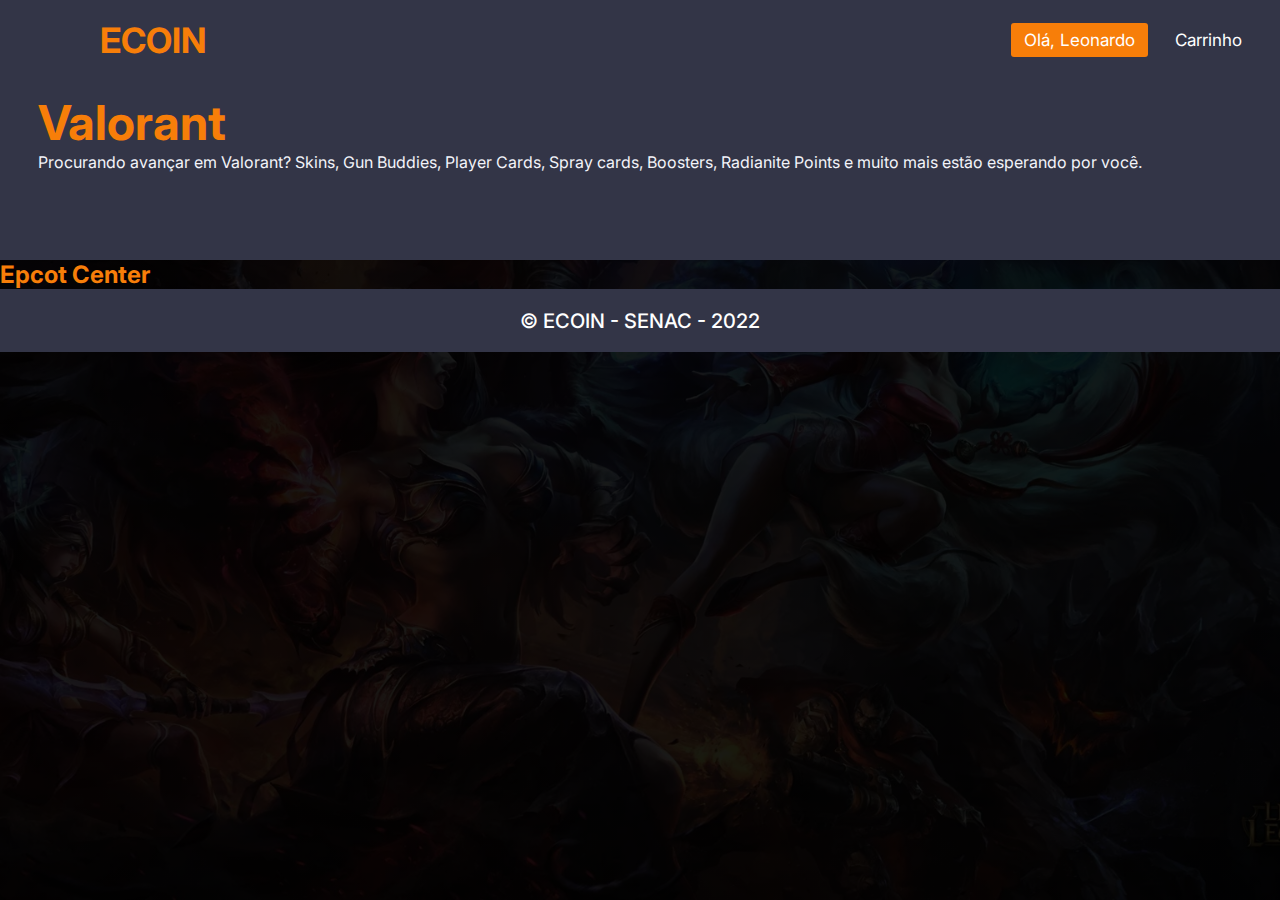
<file: productlist.html>
<!DOCTYPE html>
<html lang="pt-br">
  <head>
    <meta charset="UTF-8" />
    <meta http-equiv="X-UA-Compatible" content="IE=edge" />
    <meta name="viewport" content="width=device-width, initial-scale=1.0" />
    <title>Painel Administrador </title>
    <link rel="stylesheet" href="cdn/css/style.css" />
    <link rel="stylesheet" href="https://cdnjs.cloudflare.com/ajax/libs/font-awesome/5.15.3/css/all.min.css"/>
  </head>
  <body>
    <header>
      <nav>
        <input type="checkbox" id="check">
        <label for="check" class="checkbtn">
          <i class="fas fa-bars"></i>
        </label>
        <label class="logo">ECOIN</label>
        <ul>
          <li><a class="active" href="#">Olá, Leonardo</a></li>
          <li><a href="#">Carrinho</a></li>
        </ul>
      </nav>
      <div class="main-div">
        <h1>Valorant</h1>
        <p>Procurando avançar em Valorant? Skins, Gun Buddies, Player Cards, Spray cards, Boosters, Radianite Points e muito mais estão esperando por você.</p>
      </div>
    </header>
    <main>
        <details>
            <summary>Epcot Center</summary>
            <p>Epcot is a theme park at Walt Disney World Resort featuring exciting attractions, international pavilions, award-winning fireworks and seasonal special events.</p>
          </details>          
    </main>
    <footer>
        <p>&copy; ECOIN - SENAC - 2022</p>
    </footer>
  
  </body>
</file>
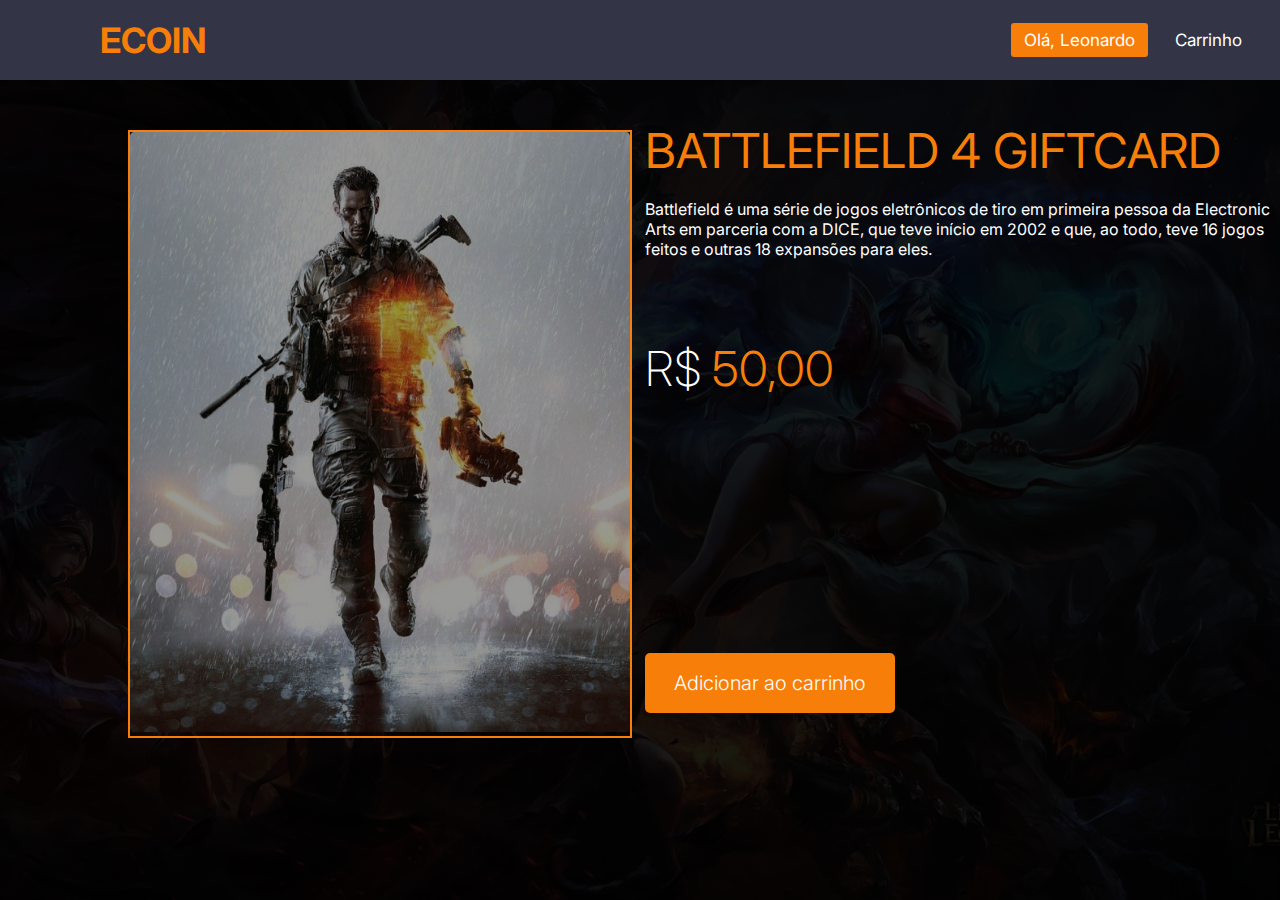
<file: productPage.html>
<!DOCTYPE html>
<html lang="pt-br">

<head>
    <meta charset="UTF-8">
    <meta http-equiv="X-UA-Compatible" content="IE=edge">
    <meta name="viewport" content="width=device-width, initial-scale=1.0">
    <title>Battlefield 4 giftcard</title>
    <link rel="stylesheet" href="cdn/css/style.css">
</head>

<body>
    <header>
        <nav>
            <input type="checkbox" id="check">
            <label for="check" class="checkbtn">
                <i class="fas fa-bars"></i>
            </label>
            <label class="logo">ECOIN</label>
            <ul>
                <li><a class="active" href="#">Olá, Leonardo</a></li>
                <li><a href="#">Carrinho</a></li>
            </ul>
        </nav>
    </header>
    <main>
        <div class="container-product">
            <div class="product-image">
                <img src="cdn/images/Rectangle 44.png" alt="Personagem do Counter Strike GO"
                    title="Personagem do Counter Strike Go">
            </div>
            <div class="product-text">
                <h1>Battlefield 4 giftcard</h1>
                <p>Battlefield é uma série de jogos eletrônicos de tiro em primeira pessoa da Electronic Arts em parceria com a DICE, que teve início em 2002 e que, ao todo, teve 16 jogos feitos e outras 18 expansões para eles. </p>
                <p>R$ <span>50,00</span></p>
                <button type="submit">Adicionar ao carrinho</button>
            </div>
</body>

</html>
</file>
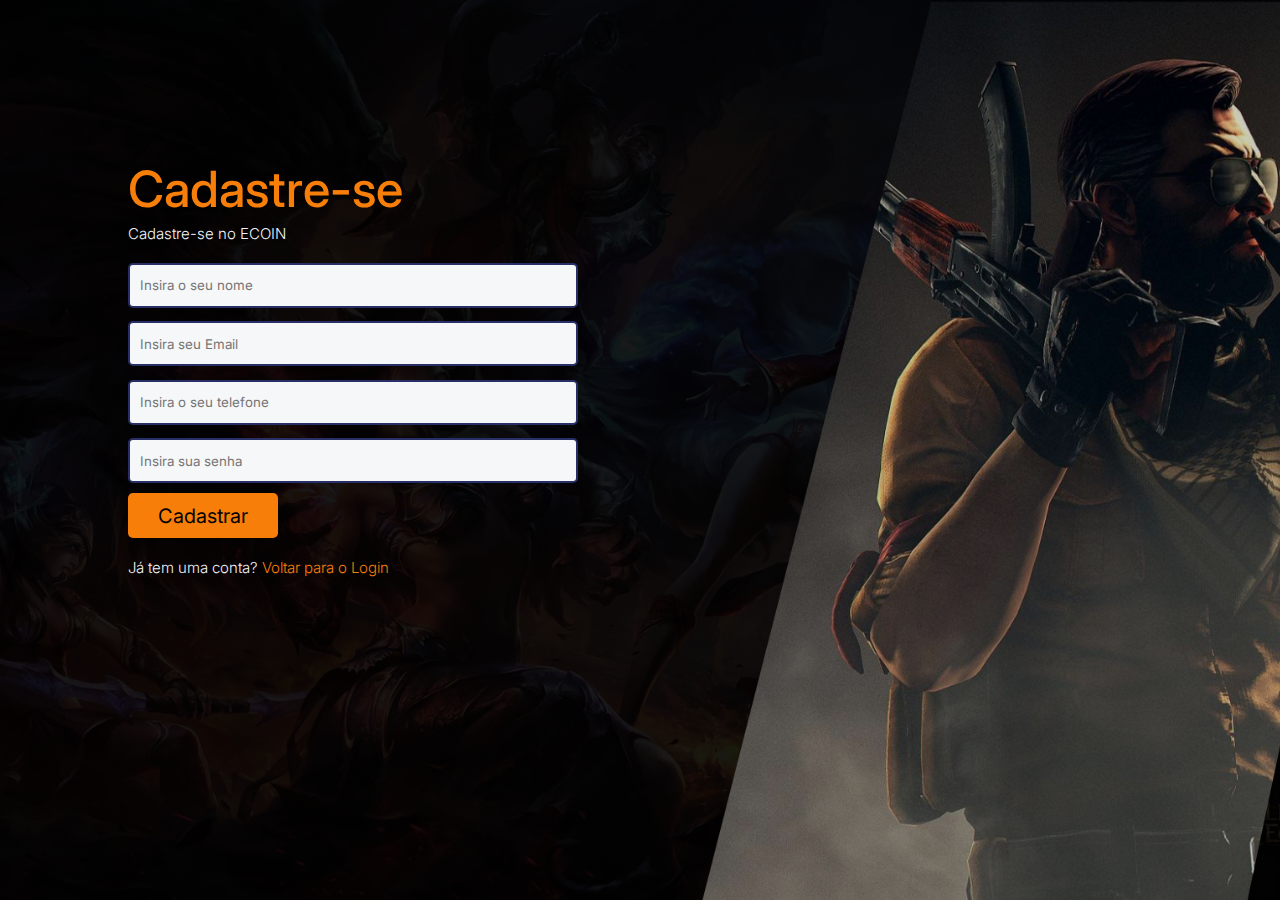
<file: register.html>
<!DOCTYPE html>
<html lang="pt-br">
<head>
    <meta charset="UTF-8">
    <meta http-equiv="X-UA-Compatible" content="IE=edge">
    <meta name="viewport" content="width=device-width, initial-scale=1.0">
    <title>Cadastro</title>
    <link rel="stylesheet" href="cdn/css/style.css">
</head>
<body>
    <main>
        <div class="container-login">
            <div class="login-text">
                <h1 class="login-h1">Cadastre-se</h1>
                <p class="login-p">Cadastre-se no ECOIN</p>
                <form class="login-form">
                    <input type="tel" name="name" id="name" placeholder="Insira o seu nome" required>
                    <input type="email" name="email" id="email" placeholder="Insira seu Email" title="é necessário inserir um email" required/>
                    <input type="tel" name="tel" id="tel" placeholder="Insira o seu telefone" required>
                    <input type="password" name="password" id="password" placeholder="Insira sua senha" required>
                    <button type="submit" name="myButton" value="foo">Cadastrar</button>
                </form>
                <p>Já tem uma conta? <a href="login.html">Voltar para o Login</a></p>
            </div>
            <div class="login-image">
                <img src="cdn/images/Rectangle 40.png" alt="Personagem do Counter Strike GO" title="Personagem do Counter Strike Go">
            </div>
        </div>
    </main>
    
</body>
</html>
</file>
<file: cdn/css/style.css>
@import url("https://fonts.googleapis.com/css2?family=Inter:wght@100;200;300;400;500;600;700;800;900&display=swap");

* {
  font-family: "Inter", sans-serif;
  padding: 0;
  margin: 0;
  text-decoration: none;
  list-style: none;
  box-sizing: border-box;
}

body {
  background: linear-gradient(0deg, rgba(0, 0, 0, 0.9), rgba(0, 0, 0, 0.9)),
    url(../images/League-of-Legends-Wallpaper-Full-HD-1920x1080.webp);
  background-position: center center;
  background-repeat: no-repeat;
  background-attachment: fixed;
  background-size: cover;
  overflow-x: hidden;
}

.login-h1 {
  font-family: "Inter";
  font-style: normal;
  font-weight: 500;
  font-size: 50px;
  color: #f77e09;
  padding-left: 0px;
}

.login-p {
  color: white;
}

.login-form input {
  width: 450px;
  height: 45px;
  background: #f5f7f9;
  border: 2px solid #282f66;
  border-radius: 5px;
  display: flex;
  margin-top: 3%;
  text-indent: 10px;
  transition: 0.1s;
}

.login-text p:nth-of-type(2) {
  padding-top: 15px;
}

.login-text p:nth-of-type(3) {
  position: absolute;
  bottom: 50px;
  display: block;
  text-align: center;
  width: 55%;
}

.login-text a {
  color: #f77e09;
  text-decoration: none;
}

.login-form button {
  width: 150px;
  height: 45px;
  left: 167px;
  top: 646px;
  background: #f77e09;
  border-radius: 5px;
  border: none;
  margin-top: 10px;
  transition: 0.3s;
  font-size: 20px;
}

.login-form button:hover {
  cursor: pointer;
  transform: scale(1.03);
  margin-left: 5px;
}

.login-form input:focus {
  transform: scale(1.01);
  margin-left: 3px;
}

.container-login {
  display: flex;
}

.login-text {
  order: 1;
  padding: 10%;
  position: relative;
  margin-bottom: 0px;
  padding-bottom: 0px;
  padding-top: 150px;
}

.login-text p {
  font-family: "Inter";
  font-style: normal;
  font-weight: 300;
  font-size: 15px;
  line-height: 30px;
  color: #f2f3f9;
  padding: auto;
}

.login-image {
  order: 2;
}

.login-image img {
  height: 99.5vh;
  transition: 0.5s;
  transform: scale(1.01);
}

.login-image img:hover {
  padding-left: 5px;
}

/* INICIO DO INDEX */

nav {
  background: #333547;
  height: 80px;
  width: 100%;
}
label.logo {
  color: #f77e09;
  font-size: 35px;
  line-height: 80px;
  padding: 0 100px;
  font-weight: bold;
}
nav ul {
  float: right;
  margin-right: 20px;
}
nav ul li {
  display: inline-block;
  line-height: 80px;
  margin: 0 5px;
}
nav ul li a {
  color: white;
  font-size: 17px;
  padding: 7px 13px;
  border-radius: 3px;
}
a.active,
a:hover {
  background: #f77e09;
  transition: 0.5s;
}
.checkbtn {
  font-size: 30px;
  color: white;
  float: right;
  line-height: 80px;
  margin-right: 40px;
  cursor: pointer;
  display: none;
}
#check {
  display: none;
}
@media (max-width: 952px) {
  label.logo {
    font-size: 30px;
    padding-left: 50px;
  }
  nav ul li a {
    font-size: 16px;
  }
}
@media (max-width: 858px) {
  .checkbtn {
    display: block;
  }
  ul {
    position: fixed;
    width: 40vh;
    height: 100vh;
    background: #333547;
    top: 80px;
    left: -100%;
    text-align: center;
    transition: all 0.5s;
  }
  nav ul li {
    display: block;
    margin: 50px 0;
    line-height: 30px;
  }
  nav ul li a {
    font-size: 20px;
  }
  a:hover,
  a.active {
    background: none;
    color: #f77e09;
  }
  #check:checked ~ ul {
    left: 0;
  }
}

.main-video video {
  width: 100vw;
  height: 55vh;
  object-fit: cover;
  position: relative;
  top: 0;
  left: 0;
  z-index: -1;
}

.main-div {
  width: 100%;
  height: 20vh;
  background-color: #333547;
}

.main-div h1 {
  color: #f77e09;
  font-size: 3em;
  padding-left: 3%;
  padding-top: 1%;
}

.main-div p {
  color: #f2f3f9;
  font-size: 1em;
  padding-left: 3%;
}

.main-video h1 {
  color: white;
  position: absolute;
  top: 20%;
  left: 10%;
}

main h1 {
  font-style: normal;
  font-weight: 700;
  font-size: 35px;
  color: #f77e09;
  padding-left: 3.5%;
}

main h1:nth-child(1) {
  padding-top: 2%;
}

.card {
  position: relative;
  width: 250px;
  height: 500px;
  background: #191919;
  border-radius: 20px;
  overflow: hidden;
  margin: 20px;
}

.products {
  display: flex;
  flex-wrap: wrap;
  max-width: 1500px;
  margin-left: 2.5%;
}

.card::before {
  content: "";
  position: absolute;
  top: -50%;
  width: 100%;
  height: 100%;
  background: #2c2a2a;
  transform: skewY(345deg);
  transition: 0.4s;
}

.card:hover::before {
  top: -70%;
  transform: skewY(380deg);
}

.card::after {
  content: "ECOIN";
  position: absolute;
  bottom: 0;
  left: 0;
  font-weight: 600;
  font-size: 5em;
  color: rgba(247, 126, 9, 0.1);
}

.card .imgBox {
  position: relative;
  width: 100%;
  display: flex;
  justify-content: center;
  align-items: center;
  padding-top: 20px;
  z-index: 1;
}

.card .contentBox {
  position: relative;
  padding: 20px;
  display: flex;
  justify-content: center;
  align-items: center;
  flex-direction: column;
  z-index: 2;
}

.card .contentBox h3 {
  font-size: 18px;
  color: white;
  font-weight: 500;
  text-transform: uppercase;
  letter-spacing: 1px;
}

.card .contentBox .price {
  font-size: 24px;
  color: white;
  font-weight: 700;
  letter-spacing: 1px;
}

.card .contentBox .buy {
  position: relative;
  top: 100px;
  opacity: 0;
  padding: 10px 30px;
  margin-top: 15px;
  color: #000000;
  text-decoration: none;
  background: #f77e09;
  border-radius: 30px;
  text-transform: uppercase;
  letter-spacing: 1px;
  transition: 0.5s;
}

.card:hover .contentBox .buy {
  top: 0;
  opacity: 1;
}

.product {
  height: 300px;
  width: auto;
}

.container-product {
  display: flex;
  color: white;
}

.product-image {
  border: #f77e09 solid 2px;
  order: 1;
  margin-left: 10%;
  margin-top: 50px;
}

.product-image img {
  width: 500px;
  height: 600px;
}

.product-text {
  order: 2;
  margin-left: 1%;
  margin-top: 9px;
}

.product-text h1 {
  font-style: normal;
  font-weight: 400;
  font-size: 3em;
  line-height: 97px;
  text-transform: uppercase;
  padding-left: 0px;
}

.product-text p:nth-of-type(1) {
  font-style: normal;
  font-weight: 400;
  width: 630px;
}

.product-text p:nth-of-type(2) {
  font-size: 3em;
  padding-top: 80px;
  font-weight: 200;
}

.product-text button {
  width: 250px;
  height: 60px;
  background: #f77e09;
  border-radius: 5px;
  color: white;
  font-size: 20px;
  font-weight: 300;
  border: none;
  margin-top: 255px;
}

.product-text button:hover {
  cursor: pointer;
  transform: scale(1.01);
}

.product-text span {
  color: #f77e09;
  font-weight: 300;
}

summary{
  font-size: 1.5em;
  font-weight: 700;
  color: #f77e09;
}

summary details{
  
}

footer {
  height: 7vh;
  width: 100vw;
  position: relative;
  background: #333547;
  bottom: 0;
  left: 0;
  z-index: -1;
  position: ;
}

footer p {
  color: white;
  font-size: 20px;
  font-weight: 500;
  text-align: center;
  padding-top: 20px;
}

@media screen and (max-width: 820px) {
  .login-text {
    padding-top: 10%;
    padding-left: 5%;
  }
  .login-image {
    display: none;
  }
  .login-h1 {
    font-size: 3.5em;
  }
  .login-form input {
    width: 500px;
  }

  .login-text p:nth-of-type(3) {
    bottom: -150px;
    right: 100px;
    width: 300px;
  }
  .main-video video{
    height: 30vh;
  }

  .main-video h1 {
    font-size: 1em;
  }

  .main-div h1 {
    font-size: 5em;
  }
}

@media screen and (max-width: 1024px) {
  .login-text {
    padding-top: 10%;
    padding-left: 5%;
  }
  .login-image {
    height: auto;
  }
  .login-h1 {
    font-size: 3.5em;
  }
  .login-form input {
    width: 500px;
  }

  .login-text p:nth-of-type(3) {
    bottom: -150px;
    right: 100px;
    width: 300px;
  }
  .main-video h1 {
    font-size: 1em;
  }
}

@media screen and (max-width: 912px) {
  .login-text {
    padding-top: 10%;
    padding-left: 5%;
  }
  .login-image {
    display: none;
  }
  .login-h1 {
    font-size: 3.5em;
  }
  .login-form input {
    width: 500px;
  }

  .login-text p:nth-of-type(3) {
    bottom: -150px;
    right: 100px;
    width: 300px;
  }
  .main-video h1 {
    font-size: 1em;
  }
}

@media screen and (max-width: 768px) {
  .login-image {
    display: none;
  }
  .login-h1 {
    font-size: 3em;
  }
  .login-form input {
    width: 500px;
  }
}

@media screen and (max-width: 390px) {
  body {
    width: 100vw;
  }
  .login-text {
    padding-top: 20%;
    padding-left: 5%;
  }
  .login-image {
    display: none;
  }
  .login-h1 {
    font-size: 2.6em;
  }
  .login-form input {
    width: 320px;
  }

  .login-text p:nth-of-type(3) {
    bottom: -150px;
    width: 300px;
  }
  .main-video video{
    height: 30vh;
  }

  .main-video h1 {
    font-size: 1em;
  }

  .main-div h1 {
    font-size: 5em;
  }
}

@media screen and (max-width: 500px) {
  body {
    width: 100vw;
  }
  .login-text {
    padding-top: 20%;
    padding-left: 5%;
  }
  .login-image {
    display: none;
  }
  .login-h1 {
    font-size: 2.6em;
  }
  .login-form input {
    width: 340px;
  }

  .login-text p:nth-of-type(3) {
    bottom: -150px;
    width: 300px;
  }
}
</file>
